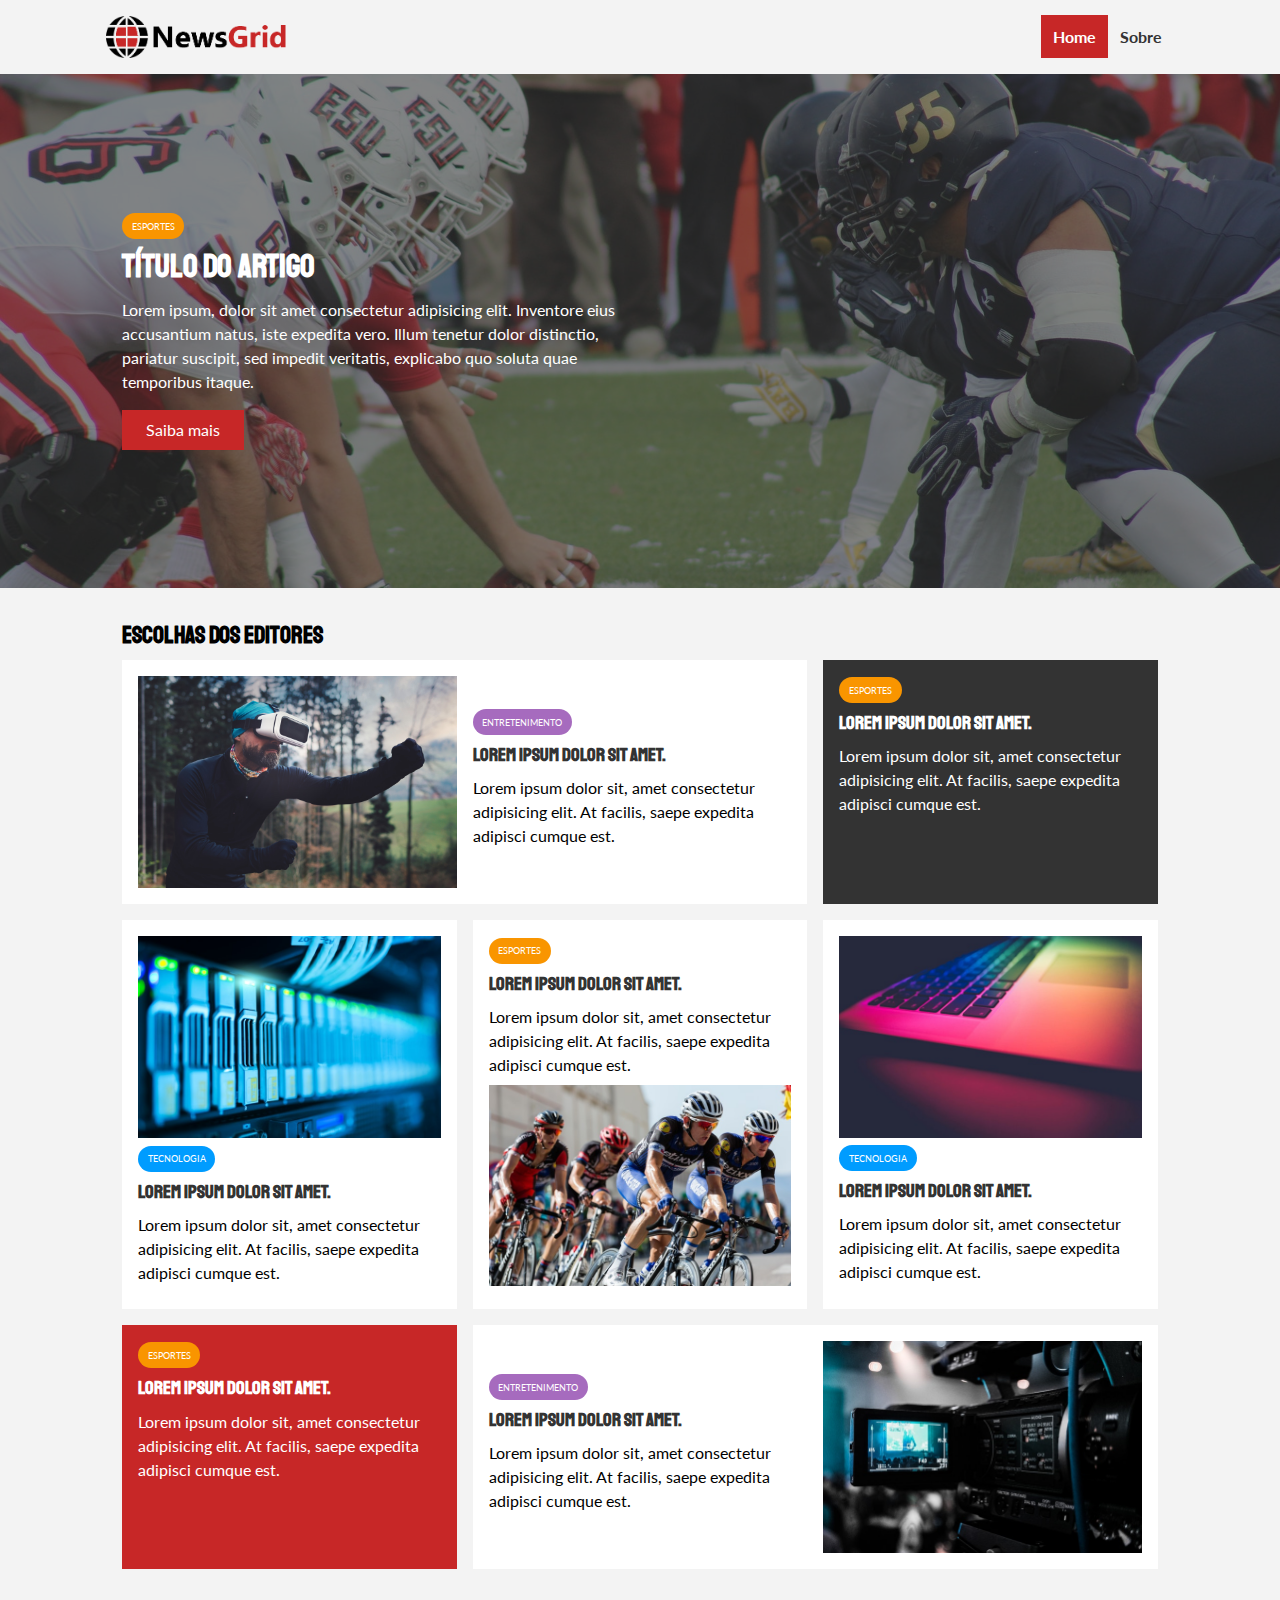
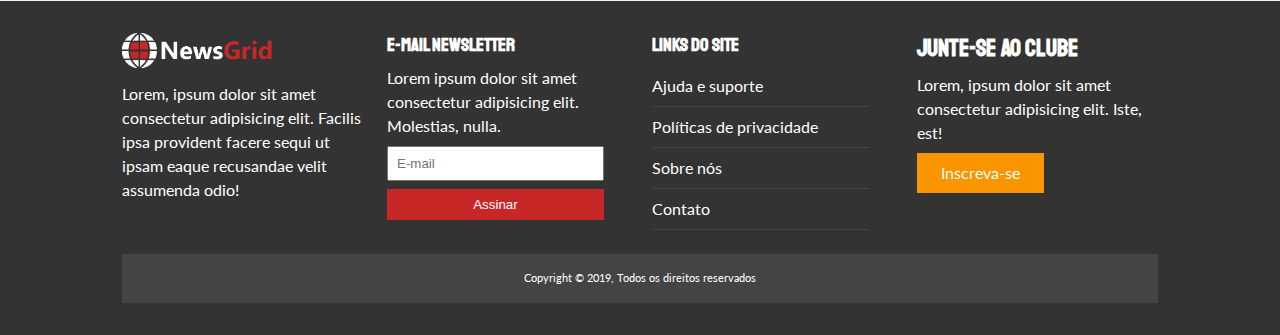
<file: index.html>
<!DOCTYPE html>
<html lang="en">

<head>
  <meta charset="UTF-8">
  <meta name="viewport" content="width=device-width, initial-scale=1.0">
  <meta http-equiv="X-UA-Compatible" content="ie=edge">
  <link rel="stylesheet" href="https://use.fontawesome.com/releases/v5.8.2/css/all.css"
    integrity="sha384-oS3vJWv+0UjzBfQzYUhtDYW+Pj2yciDJxpsK1OYPAYjqT085Qq/1cq5FLXAZQ7Ay" crossorigin="anonymous">
  <link href="https://fonts.googleapis.com/css?family=Lato|Staatliches&display=swap" rel="stylesheet">
  <link rel="stylesheet" href="/css/style.css">
  <link rel="stylesheet" media="screen and (max-width: 768px)" href="/css/mobile.css">
  <link rel="shortcut icon" type="image/x-icon" href="favicon.ico">
  <title>Notícias Grid | Últimas notícias</title>
</head>

<body>
  <!-- Barra de navegacao -->
  <nav id="barra-de-navegacao">
    <div class="container">
      <img src="img/logo.png" alt="Notícias Grid" class="logo">
      <div class="social">
        <a href="http://facebook.com" target="_blank"><i class="fab fa-facebook fa-2x"></i></a>
        <a href="http://twitter.com" target="_blank"><i class="fab fa-twitter fa-2x"></i></a>
        <a href="http://instagram.com" target="_blank"><i class="fab fa-instagram fa-2x"></i></a>
        <a href="http://youtube.com" target="_blank"><i class="fab fa-youtube fa-2x"></i></a>
      </div>
      <ul>
        <li><a href="index.html" class="atual">Home</a></li>
        <li><a href="sobre.html">Sobre</a></li>
      </ul>
    </div>
  </nav>

  <!-- Conteudo principal  -->
  <header id="principal">
    <div class="container">
      <div class="principal-container">
        <div class="principal-conteudo">
          <div class="categoria categoria-esportes">Esportes</div>
          <h1>Título do artigo</h1>
          <p>Lorem ipsum, dolor sit amet consectetur adipisicing elit. Inventore eius accusantium natus, iste expedita
            vero. Illum tenetur dolor distinctio, pariatur suscipit, sed impedit veritatis, explicabo quo soluta quae
            temporibus itaque.</p>
          <a href="artigo.html" class="btn btn-primario">Saiba mais</a>
        </div>
      </div>
    </div>
  </header>

  <!-- Artigos da home -->
  <section id="artigos-home" class="py-2">
    <div class="container">
      <h2>Escolhas dos editores</h2>
      <div class="container-artigos">
        <article class="card">
          <img src="img/artigos/ent1.jpg" alt="">
          <div>
            <div class="categoria categoria-ent">Entretenimento</div>
            <h3>
              <a href="artigo.html">Lorem ipsum dolor sit amet.</a>
            </h3>
            <p>Lorem ipsum dolor sit, amet consectetur adipisicing elit. At facilis, saepe expedita adipisci cumque est.
            </p>
          </div>
        </article>
        <article class="card bg-escuro">
          <div>
            <div class="categoria categoria-esportes">Esportes</div>
            <h3>
              <a href="artigo.html">Lorem ipsum dolor sit amet.</a>
            </h3>
            <p>Lorem ipsum dolor sit, amet consectetur adipisicing elit. At facilis, saepe expedita adipisci cumque est.
            </p>
          </div>
        </article>
        <article class="card">
          <img src="img/artigos/tech1.jpg" alt="">
          <div>
            <div class="categoria categoria-tec">Tecnologia</div>
            <h3>
              <a href="artigo.html">Lorem ipsum dolor sit amet.</a>
            </h3>
            <p>Lorem ipsum dolor sit, amet consectetur adipisicing elit. At facilis, saepe expedita adipisci cumque est.
            </p>
          </div>
        </article>
        <article class="card">
          <div>
            <div class="categoria categoria-esportes">Esportes</div>
            <h3>
              <a href="artigo.html">Lorem ipsum dolor sit amet.</a>
            </h3>
            <p>Lorem ipsum dolor sit, amet consectetur adipisicing elit. At facilis, saepe expedita adipisci cumque est.
            </p>
            <img src="img/artigos/sports1.jpg" alt="">
          </div>
        </article>
        <article class="card">
          <img src="img/artigos/tech2.jpg" alt="">
          <div>
            <div class="categoria categoria-tec">Tecnologia</div>
            <h3>
              <a href="artigo.html">Lorem ipsum dolor sit amet.</a>
            </h3>
            <p>Lorem ipsum dolor sit, amet consectetur adipisicing elit. At facilis, saepe expedita adipisci cumque est.
            </p>
          </div>
        </article>
        <article class="card bg-primario">
          <div>
            <div class="categoria categoria-esportes">Esportes</div>
            <h3>
              <a href="artigo.html">Lorem ipsum dolor sit amet.</a>
            </h3>
            <p>Lorem ipsum dolor sit, amet consectetur adipisicing elit. At facilis, saepe expedita adipisci cumque est.
            </p>
          </div>
        </article>
        <article class="card">
          <div>
            <div class="categoria categoria-ent">Entretenimento</div>
            <h3>
              <a href="artigo.html">Lorem ipsum dolor sit amet.</a>
            </h3>
            <p>Lorem ipsum dolor sit, amet consectetur adipisicing elit. At facilis, saepe expedita adipisci cumque est.
            </p>
          </div>
          <img src="img/artigos/ent2.jpg" alt="">
        </article>
      </div>
    </div>
  </section>

  <!-- Rodapé -->
  <footer id="footer-principal" class="py-2">
    <div class="container container-footer">
      <div>
        <img src="img/logo_claro.png" alt="NewsGrid">
        <p>Lorem, ipsum dolor sit amet consectetur adipisicing elit. Facilis ipsa provident facere sequi ut ipsam eaque
          recusandae velit assumenda odio!</p>
      </div>
      <div>
        <h3>E-mail Newsletter</h3>
        <p>Lorem ipsum dolor sit amet consectetur adipisicing elit. Molestias, nulla.</p>
        <form>
          <input type="email" placeholder="E-mail">
          <input type="submit" value="Assinar" class="btn btn-primario">
        </form>
      </div>
      <div>
        <h3>Links do site</h3>
        <ul class="lista">
          <li><a href="#">Ajuda e suporte</a></li>
          <li><a href="#">Políticas de privacidade</a></li>
          <li><a href="#">Sobre nós</a></li>
          <li><a href="#">Contato</a></li>
        </ul>
      </div>
      <div>
        <h2>Junte-se ao clube</h2>
        <p>Lorem, ipsum dolor sit amet consectetur adipisicing elit. Iste, est!</p>
        <a href="#" class="btn btn-secundario">Inscreva-se</a>
      </div>
      <div>
        <p>Copyright &copy; 2019, Todos os direitos reservados</p>
      </div>
    </div>
  </footer>
</body>

</html>
</file>
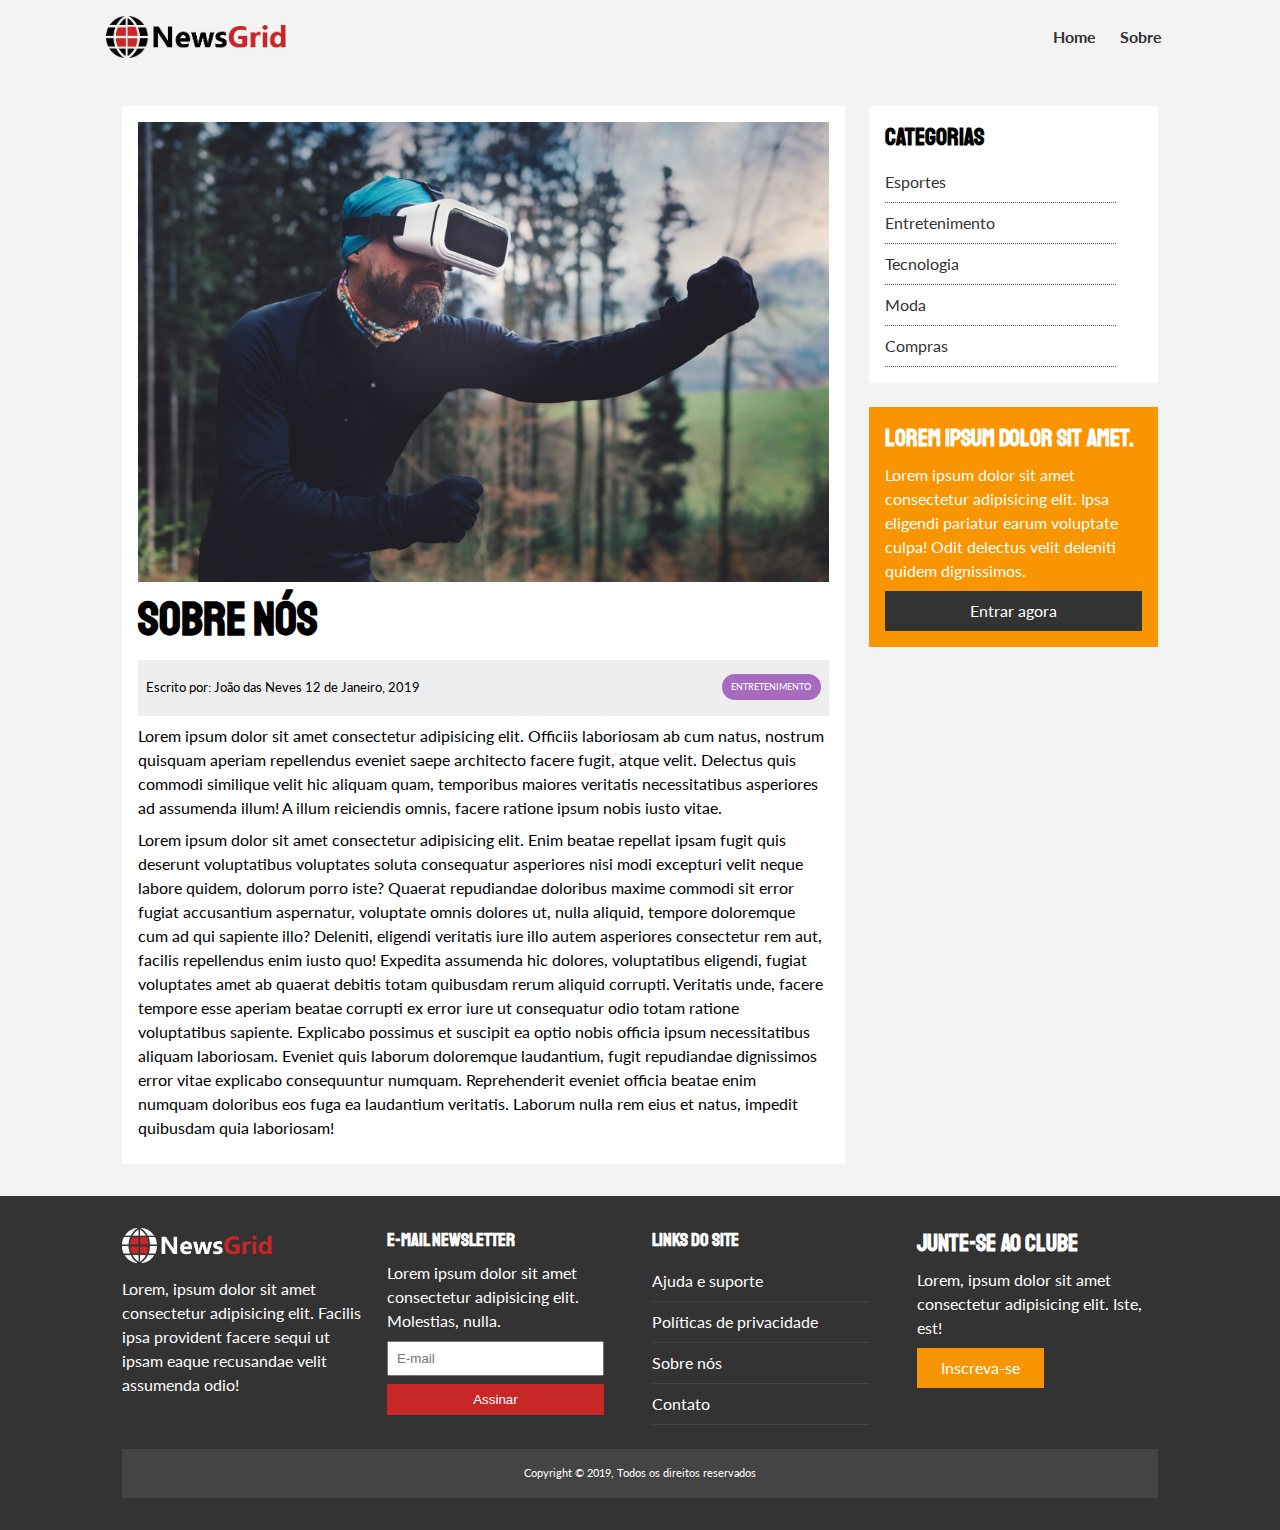
<file: artigo.html>
<!DOCTYPE html>
<html lang="en">

<head>
  <meta charset="UTF-8">
  <meta name="viewport" content="width=device-width, initial-scale=1.0">
  <meta http-equiv="X-UA-Compatible" content="ie=edge">
  <link rel="stylesheet" href="https://use.fontawesome.com/releases/v5.8.2/css/all.css"
    integrity="sha384-oS3vJWv+0UjzBfQzYUhtDYW+Pj2yciDJxpsK1OYPAYjqT085Qq/1cq5FLXAZQ7Ay" crossorigin="anonymous">
  <link href="https://fonts.googleapis.com/css?family=Lato|Staatliches&display=swap" rel="stylesheet">
  <link rel="stylesheet" href="/css/style.css">
  <link rel="stylesheet" media="screen and (max-width: 768px)" href="/css/mobile.css">
  <link rel="shortcut icon" type="image/x-icon" href="favicon.ico">
  <title>Notícias Grid | Artigos</title>
</head>

<body>
  <!-- Barra de navegacao -->
  <nav id="barra-de-navegacao">
    <div class="container">
      <img src="img/logo.png" alt="Notícias Grid" class="logo">
      <div class="social">
        <a href="http://facebook.com" target="_blank"><i class="fab fa-facebook fa-2x"></i></a>
        <a href="http://twitter.com" target="_blank"><i class="fab fa-twitter fa-2x"></i></a>
        <a href="http://instagram.com" target="_blank"><i class="fab fa-instagram fa-2x"></i></a>
        <a href="http://youtube.com" target="_blank"><i class="fab fa-youtube fa-2x"></i></a>
      </div>
      <ul>
        <li><a href="index.html">Home</a></li>
        <li><a href="sobre.html">Sobre</a></li>
      </ul>
    </div>
  </nav>

  <!-- Sessão -->
  <section id="artigo">
    <div class="container">
      <div class="container-pagina">
        <article class="card">
          <img src="img/artigos/ent1.jpg" alt="">
          <h1 class="cabecalho-grande">Sobre nós</h1>
          <div class="meta">
            <small>
              <i class="fas fa-user"></i> Escrito por: João das Neves 12 de Janeiro, 2019
            </small>
            <div class="categoria categoria-ent">Entretenimento</div>
          </div>
          <p>Lorem ipsum dolor sit amet consectetur adipisicing elit. Officiis laboriosam ab cum natus, nostrum quisquam
            aperiam repellendus eveniet saepe architecto facere fugit, atque velit. Delectus quis commodi similique
            velit hic aliquam quam, temporibus maiores veritatis necessitatibus asperiores ad assumenda illum! A illum
            reiciendis omnis, facere ratione ipsum nobis iusto vitae.</p>
          <p>Lorem ipsum dolor sit amet consectetur adipisicing elit. Enim beatae repellat ipsam fugit quis deserunt
            voluptatibus voluptates soluta consequatur asperiores nisi modi excepturi velit neque labore quidem, dolorum
            porro iste? Quaerat repudiandae doloribus maxime commodi sit error fugiat accusantium aspernatur, voluptate
            omnis dolores ut, nulla aliquid, tempore doloremque cum ad qui sapiente illo? Deleniti, eligendi veritatis
            iure illo autem asperiores consectetur rem aut, facilis repellendus enim iusto quo! Expedita assumenda hic
            dolores, voluptatibus eligendi, fugiat voluptates amet ab quaerat debitis totam quibusdam rerum aliquid
            corrupti. Veritatis unde, facere tempore esse aperiam beatae corrupti ex error iure ut consequatur odio
            totam ratione voluptatibus sapiente. Explicabo possimus et suscipit ea optio nobis officia ipsum
            necessitatibus aliquam laboriosam. Eveniet quis laborum doloremque laudantium, fugit repudiandae dignissimos
            error vitae explicabo consequuntur numquam. Reprehenderit eveniet officia beatae enim numquam doloribus eos
            fuga ea laudantium veritatis. Laborum nulla rem eius et natus, impedit quibusdam quia laboriosam!</p>
        </article>

        <aside id="categorias" class="card">
          <h2>Categorias</h2>
          <ul class="lista">
            <li><a href="#"><i class="fas fa-chevron-right"></i> Esportes</a></li>
            <li><a href="#"><i class="fas fa-chevron-right"></i> Entretenimento</a></li>
            <li><a href="#"><i class="fas fa-chevron-right"></i> Tecnologia</a></li>
            <li><a href="#"><i class="fas fa-chevron-right"></i> Moda</a></li>
            <li><a href="#"><i class="fas fa-chevron-right"></i> Compras</a></li>
          </ul>
        </aside>
        <aside class="card bg-secundario">
          <h2>Lorem ipsum dolor sit amet.</h2>
          <p>Lorem ipsum dolor sit amet consectetur adipisicing elit. Ipsa eligendi pariatur earum voluptate culpa! Odit
            delectus velit deleniti quidem dignissimos.</p>
          <a href="#" class="btn btn-escuro btn-block">Entrar agora</a>
        </aside>
      </div>
    </div>
  </section>

  <!-- Rodapé -->
  <footer id="footer-principal" class="py-2">
    <div class="container container-footer">
      <div>
        <img src="img/logo_claro.png" alt="NewsGrid">
        <p>Lorem, ipsum dolor sit amet consectetur adipisicing elit. Facilis ipsa provident facere sequi ut ipsam eaque
          recusandae velit assumenda odio!</p>
      </div>
      <div>
        <h3>E-mail Newsletter</h3>
        <p>Lorem ipsum dolor sit amet consectetur adipisicing elit. Molestias, nulla.</p>
        <form>
          <input type="email" placeholder="E-mail">
          <input type="submit" value="Assinar" class="btn btn-primario">
        </form>
      </div>
      <div>
        <h3>Links do site</h3>
        <ul class="lista">
          <li><a href="#">Ajuda e suporte</a></li>
          <li><a href="#">Políticas de privacidade</a></li>
          <li><a href="#">Sobre nós</a></li>
          <li><a href="#">Contato</a></li>
        </ul>
      </div>
      <div>
        <h2>Junte-se ao clube</h2>
        <p>Lorem, ipsum dolor sit amet consectetur adipisicing elit. Iste, est!</p>
        <a href="#" class="btn btn-secundario">Inscreva-se</a>
      </div>
      <div>
        <p>Copyright &copy; 2019, Todos os direitos reservados</p>
      </div>
    </div>
  </footer>
</body>

</html>
</file>
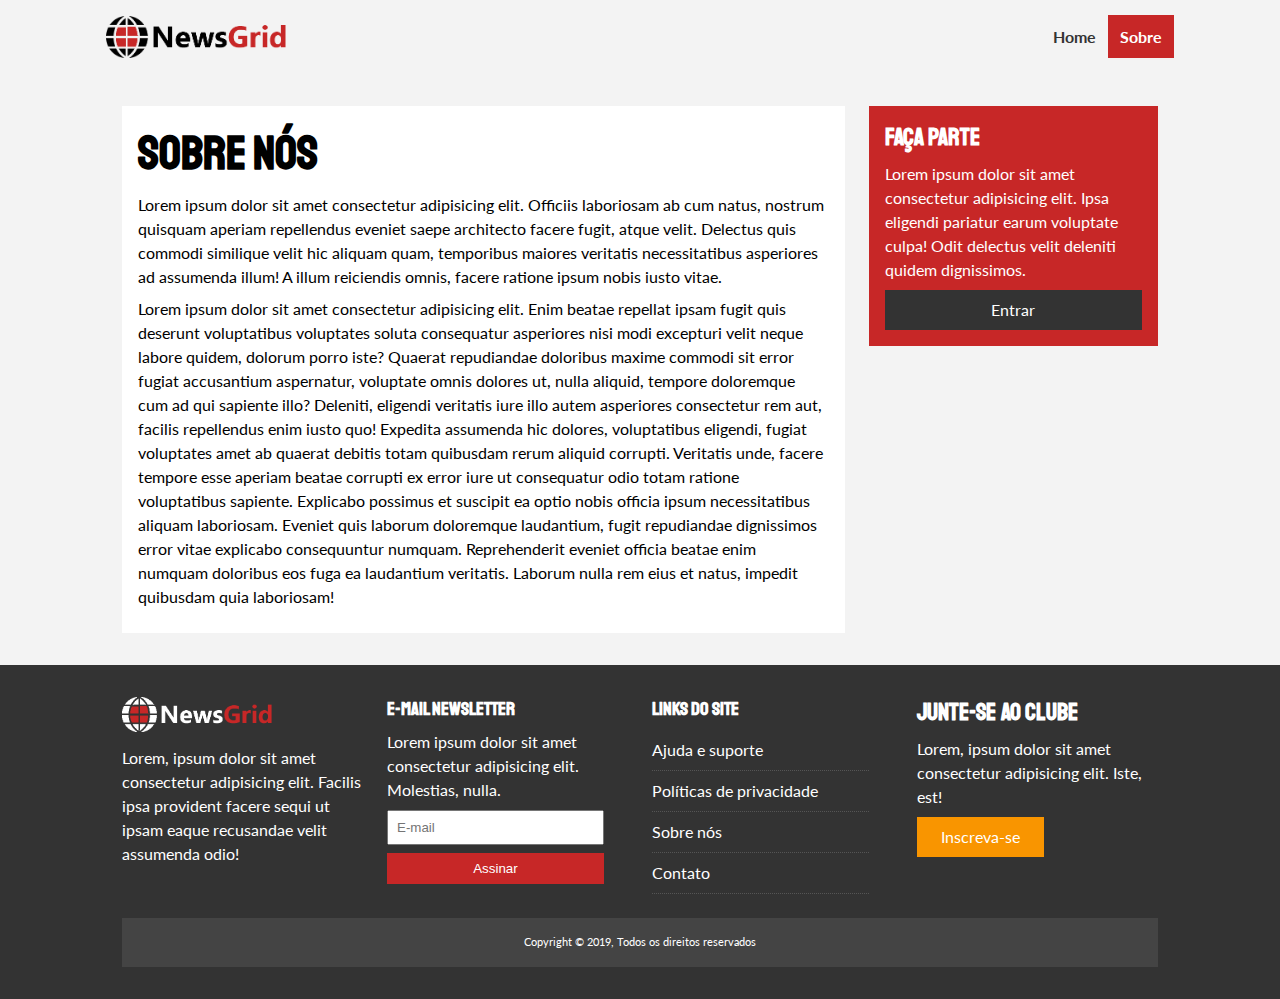
<file: sobre.html>
<!DOCTYPE html>
<html lang="en">

<head>
  <meta charset="UTF-8">
  <meta name="viewport" content="width=device-width, initial-scale=1.0">
  <meta http-equiv="X-UA-Compatible" content="ie=edge">
  <link rel="stylesheet" href="https://use.fontawesome.com/releases/v5.8.2/css/all.css"
    integrity="sha384-oS3vJWv+0UjzBfQzYUhtDYW+Pj2yciDJxpsK1OYPAYjqT085Qq/1cq5FLXAZQ7Ay" crossorigin="anonymous">
  <link href="https://fonts.googleapis.com/css?family=Lato|Staatliches&display=swap" rel="stylesheet">
  <link rel="stylesheet" href="/css/style.css">
  <link rel="stylesheet" media="screen and (max-width: 768px)" href="/css/mobile.css">
  <link rel="shortcut icon" type="image/x-icon" href="favicon.ico">
  <title>Notícias Grid | Sobre</title>
</head>

<body>
  <!-- Barra de navegacao -->
  <nav id="barra-de-navegacao">
    <div class="container">
      <img src="img/logo.png" alt="Notícias Grid" class="logo">
      <div class="social">
        <a href="http://facebook.com" target="_blank"><i class="fab fa-facebook fa-2x"></i></a>
        <a href="http://twitter.com" target="_blank"><i class="fab fa-twitter fa-2x"></i></a>
        <a href="http://instagram.com" target="_blank"><i class="fab fa-instagram fa-2x"></i></a>
        <a href="http://youtube.com" target="_blank"><i class="fab fa-youtube fa-2x"></i></a>
      </div>
      <ul>
        <li><a href="index.html">Home</a></li>
        <li><a href="sobre.html" class="atual">Sobre</a></li>
      </ul>
    </div>
  </nav>

  <!-- Sessão -->
  <section id="sobre">
    <div class="container">
      <div class="container-pagina">
        <article class="card">
          <h1 class="cabecalho-grande">Sobre nós</h1>
          <p>Lorem ipsum dolor sit amet consectetur adipisicing elit. Officiis laboriosam ab cum natus, nostrum quisquam
            aperiam repellendus eveniet saepe architecto facere fugit, atque velit. Delectus quis commodi similique
            velit hic aliquam quam, temporibus maiores veritatis necessitatibus asperiores ad assumenda illum! A illum
            reiciendis omnis, facere ratione ipsum nobis iusto vitae.</p>
          <p>Lorem ipsum dolor sit amet consectetur adipisicing elit. Enim beatae repellat ipsam fugit quis deserunt
            voluptatibus voluptates soluta consequatur asperiores nisi modi excepturi velit neque labore quidem, dolorum
            porro iste? Quaerat repudiandae doloribus maxime commodi sit error fugiat accusantium aspernatur, voluptate
            omnis dolores ut, nulla aliquid, tempore doloremque cum ad qui sapiente illo? Deleniti, eligendi veritatis
            iure illo autem asperiores consectetur rem aut, facilis repellendus enim iusto quo! Expedita assumenda hic
            dolores, voluptatibus eligendi, fugiat voluptates amet ab quaerat debitis totam quibusdam rerum aliquid
            corrupti. Veritatis unde, facere tempore esse aperiam beatae corrupti ex error iure ut consequatur odio
            totam ratione voluptatibus sapiente. Explicabo possimus et suscipit ea optio nobis officia ipsum
            necessitatibus aliquam laboriosam. Eveniet quis laborum doloremque laudantium, fugit repudiandae dignissimos
            error vitae explicabo consequuntur numquam. Reprehenderit eveniet officia beatae enim numquam doloribus eos
            fuga ea laudantium veritatis. Laborum nulla rem eius et natus, impedit quibusdam quia laboriosam!</p>
        </article>
        <aside class="card bg-primario">
          <h2>Faça parte</h2>
          <p>Lorem ipsum dolor sit amet consectetur adipisicing elit. Ipsa eligendi pariatur earum voluptate culpa! Odit
            delectus velit deleniti quidem dignissimos.</p>
          <a href="#" class="btn btn-escuro btn-block">Entrar</a>
        </aside>
      </div>
    </div>
  </section>

  <!-- Rodapé -->
  <footer id="footer-principal" class="py-2">
    <div class="container container-footer">
      <div>
        <img src="img/logo_claro.png" alt="NewsGrid">
        <p>Lorem, ipsum dolor sit amet consectetur adipisicing elit. Facilis ipsa provident facere sequi ut ipsam eaque
          recusandae velit assumenda odio!</p>
      </div>
      <div>
        <h3>E-mail Newsletter</h3>
        <p>Lorem ipsum dolor sit amet consectetur adipisicing elit. Molestias, nulla.</p>
        <form>
          <input type="email" placeholder="E-mail">
          <input type="submit" value="Assinar" class="btn btn-primario">
        </form>
      </div>
      <div>
        <h3>Links do site</h3>
        <ul class="lista">
          <li><a href="#">Ajuda e suporte</a></li>
          <li><a href="#">Políticas de privacidade</a></li>
          <li><a href="#">Sobre nós</a></li>
          <li><a href="#">Contato</a></li>
        </ul>
      </div>
      <div>
        <h2>Junte-se ao clube</h2>
        <p>Lorem, ipsum dolor sit amet consectetur adipisicing elit. Iste, est!</p>
        <a href="#" class="btn btn-secundario">Inscreva-se</a>
      </div>
      <div>
        <p>Copyright &copy; 2019, Todos os direitos reservados</p>
      </div>
    </div>
  </footer>
</body>

</html>
</file>
<file: css/style.css>
/* Variáveis */
:root {
  --cor-primaria: #c72727;
  --cor-secundaria: #f99500;
  --cor-clara: #f3f3f3;
  --cor-escura: #333;
  --largura-maxima: 1100px;
}

.categoria {
  --cor-esporte: #f99500;
  --cor-ent: #a66bbe;
  --cor-tec: #009cff;
}

/* Resetando */
* {
  margin: 0;
  padding: 0;
  box-sizing: border-box;
}

body {
  background: var(--cor-clara);
  line-height: 1.5;
  font-family: "Lato", sans-serif;
}

a {
  color: var(--cor-escura);
  text-decoration: none;
}

ul {
  list-style: none;
}

p {
  margin: 0.5rem 0;
}

img {
  width: 100%;
}

h1,
h2,
h3,
h4,
h5,
h6 {
  font-family: "Staatliches", cursive;
  margin-bottom: 0.55rem;
  line-height: 1.3;
}

/* Utilidade */
.container {
  max-width: var(--largura-maxima);
  margin: auto;
  padding: 0 2rem;
  overflow: hidden;
}

.categoria {
  display: inline-block;
  color: #fff;
  font-size: 0.55rem;
  text-transform: uppercase;
  padding: 0.4rem 0.6rem;
  border-radius: 15px;
  margin-bottom: 0.5rem;
}

.categoria-esportes {
  background: var(--cor-esporte);
}
.categoria-ent {
  background: var(--cor-ent);
}
.categoria-tec {
  background: var(--cor-tec);
}

.btn {
  display: inline-block;
  border: none;
  color: #fff;
  background: var(--cor-escura);
  padding: 0.5rem 1.5rem;
}

.btn-claro {
  background: var(--cor-clara);
}

.btn-primario {
  background: var(--cor-primaria);
}

.btn-secundario {
  background: var(--cor-secundaria);
}

.btn:hover {
  opacity: 0.9;
}

.card {
  background: #fff;
  padding: 1rem;
}

.btn-block {
  display: block;
  width: 100%;
  text-align: center;
}

.bg-escuro {
  background: var(--cor-escura);
  color: #fff;
}

.bg-primario {
  background: var(--cor-primaria);
  color: #fff;
}

.bg-secundario {
  background: var(--cor-secundaria);
  color: #fff;
}

/* Corrigindo problema do cabecalho do artigo que tem mesma cor do fundo */
.bg-escuro h1,
.bg-escuro h2,
.bg-escuro h3,
.bg-escuro a,
.bg-primario h1,
.bg-primario h2,
.bg-primario h3,
.bg-primario a,
.bg-secundario h1,
.bg-secundario h2,
.bg-secundario h3,
.bg-secundario a {
  color: #fff;
}

.py-1 {
  padding: 1.5rem 0;
}
.py-2 {
  padding: 2rem 0;
}
.py-3 {
  padding: 3rem 0;
}
.p-1 {
  padding: 1.5rem 0;
}
.p-2 {
  padding: 2rem 0;
}
.p-3 {
  padding: 3rem 0;
}

.cabecalho-grande {
  font-size: 3rem;
}

.lista li {
  padding: 0.5rem 0;
  border-bottom: #555 dotted 1px;
  width: 90%;
}

.lista li a:hover {
  color: var(--cor-primaria) !important;
}

/* Container do grid nas páginas internas */
.container-pagina {
  display: grid;
  grid-template-columns: 5fr 2fr;
  margin: 2rem 0;
  grid-gap: 1.5rem;
}

.container-pagina > *:first-child {
  grid-row: 1 / span 3;
}

/* Navegação */
#barra-de-navegacao {
  background: var(--cor-clara);
  position: sticky;
  top: 0;
  z-index: 2;
}

#barra-de-navegacao .container {
  display: grid;
  grid-template-columns: 6fr 3fr 2fr;
  padding: 1rem;
  align-items: center;
}

#barra-de-navegacao .logo {
  width: 180px;
}

#barra-de-navegacao ul {
  justify-self: end;
  display: flex;
}

#barra-de-navegacao ul li a {
  padding: 0.75rem;
  font-weight: bold;
}

#barra-de-navegacao ul li a.atual {
  background: var(--cor-primaria);
  color: #fff;
}

#barra-de-navegacao ul li a:hover {
  background: var(--cor-clara);
  color: var(--cor-escura);
}

#barra-de-navegacao .social {
  justify-self: center;
}

#barra-de-navegacao .social i {
  color: #777;
  margin-right: 0.5rem;
}

/* Principal */
#principal {
  color: #fff;
  background: #333;
  padding: 2rem;
  position: relative;
}

#principal:before {
  content: "";
  background: url("../img/principal.jpg") no-repeat center center/cover;
  position: absolute;
  top: 0;
  left: 0;
  width: 100%;
  height: 100%;
  opacity: 0.4;
}

#principal .principal-container {
  display: grid;
  grid-template-columns: repeat(2, 1fr);
  justify-content: center;
  align-items: center;
  height: 50vh;
}

#principal .principal-conteudo {
  z-index: 1;
}

#principal .principal-conteudo p {
  margin-bottom: 1rem;
}

/* Artigos na Home */

#artigos-home .container-artigos {
  display: grid;
  grid-template-columns: repeat(3, 1fr);
  grid-gap: 1rem;
}

/* Pege o primeiro e o último filho qualquer que seja a tag */
#artigos-home .container-artigos > *:first-child,
#artigos-home .container-artigos > *:last-child {
  display: grid;
  grid-template-columns: repeat(2, 1fr);
  grid-gap: 1rem;
  align-items: center;
  grid-column: 1 / span 2;
}

#artigos-home .container-artigos > *:last-child {
  /* Esse começa na segunda coluna */
  grid-column: 2 / span 2;
}

#artigo .meta {
  display: flex;
  justify-content: space-between;
  align-items: center;
  background: #eee;
  padding: 0.5rem;
}

#artigo .meta .categoria {
  margin-top: 0.4rem;
}
/* Footer */
#footer-principal {
  background: var(--cor-escura);
  color: #fff;
}

#footer-principal img {
  width: 150px;
}

#footer-principal a {
  color: #fff;
}

#footer-principal .container-footer {
  display: grid;
  grid-template-columns: repeat(4, 1fr);
  grid-gap: 1.5rem;
}

#footer-principal .container-footer > *:last-child {
  background: #444;
  grid-column: 1 / span 4;
  padding: 0.5rem;
  text-align: center;
  font-size: 0.7rem;
}

#footer-principal .container-footer input[type="email"] {
  width: 90%;
  padding: 0.5rem;
  margin-bottom: 0.5rem;
}

#footer-principal .container-footer input[type="submit"] {
  width: 90%;
}
</file>
<file: css/mobile.css>
/* Barra de navegação */
#barra-de-navegacao .social {
  display: none;
}

#barra-de-navegacao .container {
  grid-template-columns: 1fr;
  grid-gap: 1.2rem;
}

#barra-de-navegacao .logo,
#barra-de-navegacao ul {
  justify-self: center;
}

#barra-de-navegacao ul li a {
  padding: 0.5rem;
}

#artigos-home .container-artigos {
  grid-template-columns: repeat(2, 1fr);
}

#artigos-home .container-artigos > *:first-child,
#artigos-home .container-artigos > *:last-child {
  grid-template-columns: 1fr;
  grid-column: 1;
}

@media (max-width: 600px) {
  /* Empilhando Itens Grid */
  #principal .principal-container,
  #artigos-home .container-artigos,
  #footer-principal .container-footer {
    grid-template-columns: 1fr;
  }

  #footer-principal .container-footer > *:last-child {
    grid-column: 1;
  }

  #footer-principal .container-footer > *:first-child,
  #footer-principal .container-footer > *:nth-child(2) {
    border-bottom: #444 dotted 1px;
    padding-bottom: 1rem;
  }

  .container-pagina {
    grid-template-columns: 1fr;
    text-align: center;
  }

  .container-pagina > *:first-child {
    grid-row: 1;
  }

  .cabecalho-grande {
    font-size: 2rem;
  }
}
</file>
